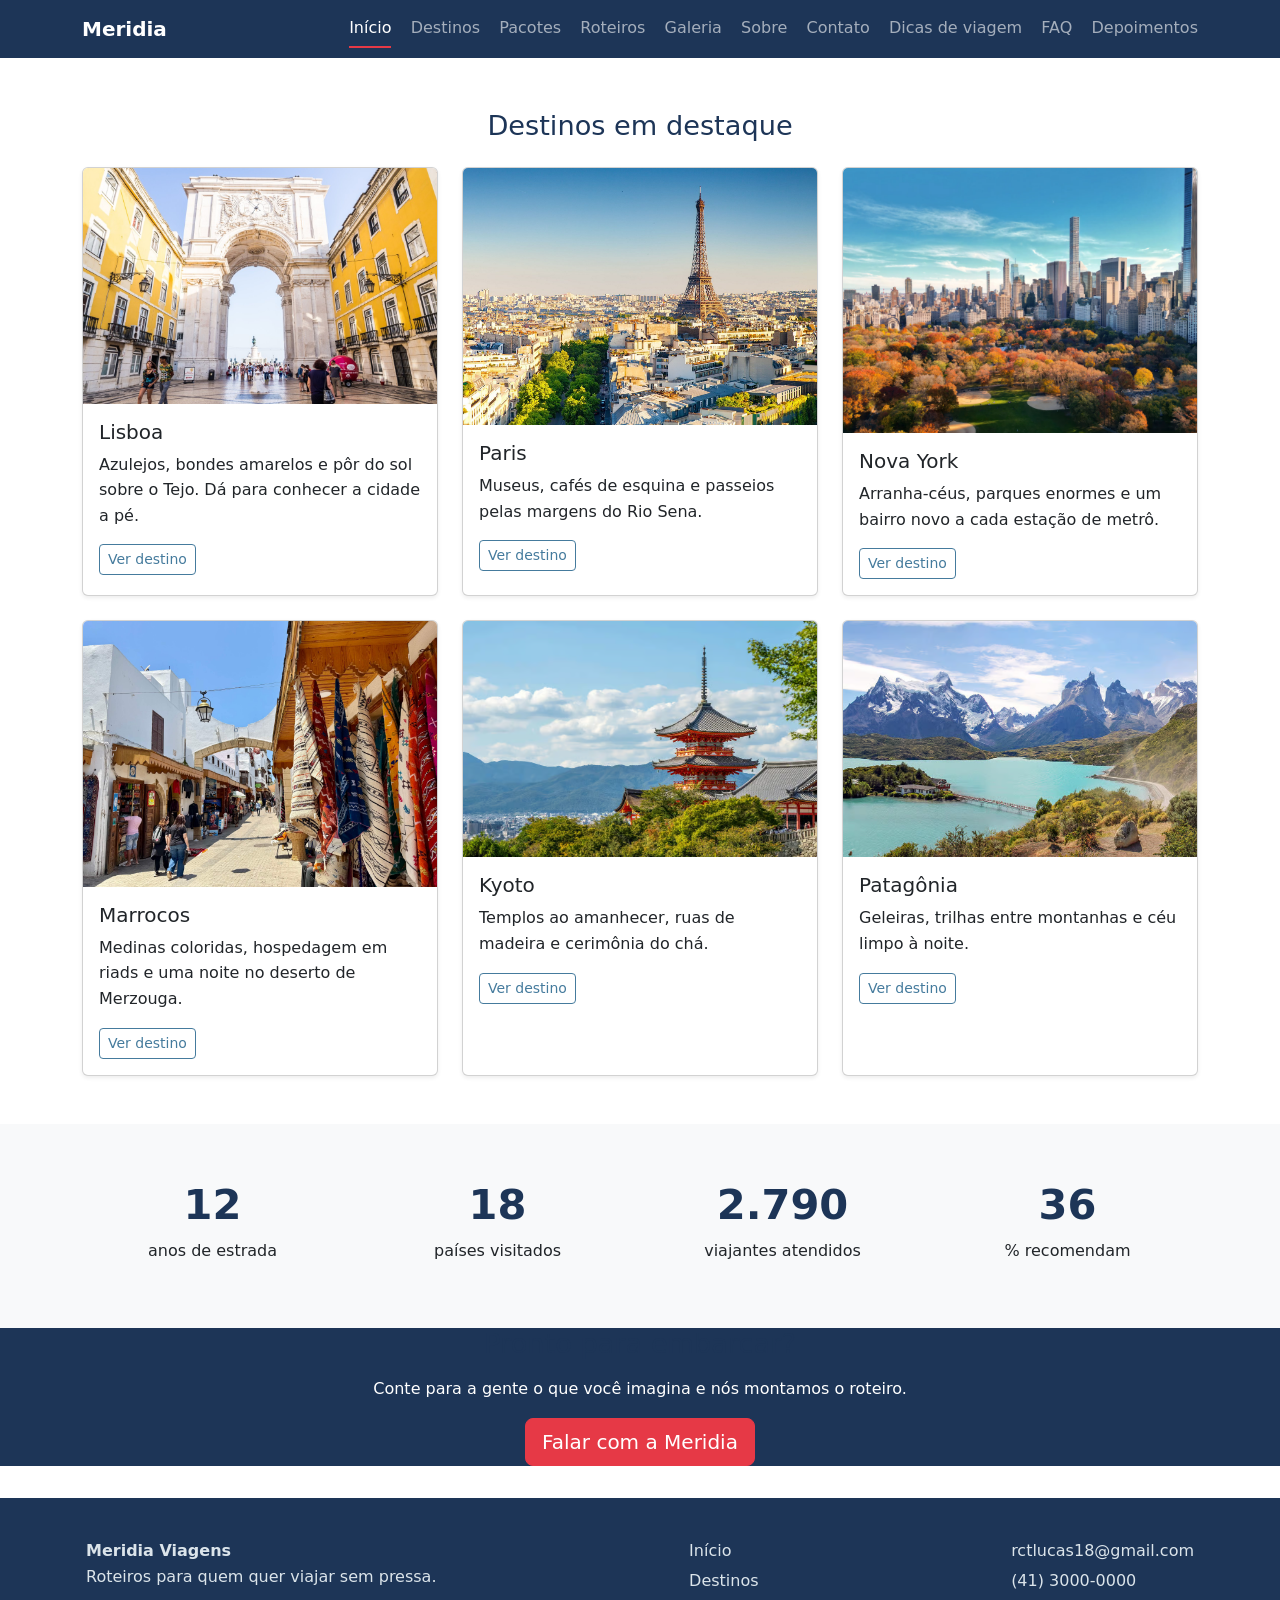
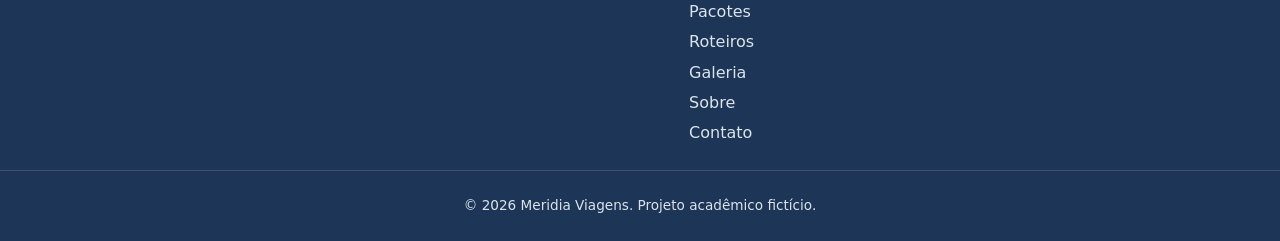
<file: index.html>
<!DOCTYPE html>
<html lang="pt-BR">
<head>
  <meta charset="UTF-8">
  <meta name="viewport" content="width=device-width, initial-scale=1.0">
  <title>Início | Meridia Viagens</title>
  <link href="https://cdn.jsdelivr.net/npm/bootstrap@5.3.3/dist/css/bootstrap.min.css" rel="stylesheet">
  <link rel="stylesheet" href="css/style.css">
  <link rel="stylesheet" href="css/puro.css">
  <link rel="stylesheet" href="css/extras.css">
  </style>
</head>
<body>
  <nav class="navbar navbar-expand-lg navbar-dark bg-azul fixed-top">
    <div class="container">
      <a class="navbar-brand fw-bold" href="index.html">Meridia</a>
      <button class="navbar-toggler" type="button" data-bs-toggle="collapse" data-bs-target="#menu" aria-controls="menu" aria-expanded="false" aria-label="Abrir menu"><span class="navbar-toggler-icon"></span></button>
      <div class="collapse navbar-collapse" id="menu">
        <ul class="navbar-nav ms-auto"><li class="nav-item"><nav class="topo-menu" id="topoMenu"><a href="index.html" class="ativo">Início</a><a href="destinos.html">Destinos</a><a href="pacotes.html">Pacotes</a><a href="roteiros.html">Roteiros</a><a href="galeria.html">Galeria</a><a href="sobre.html">Sobre</a><a href="contato.html">Contato</a><a href="dicas.html">Dicas de viagem</a><a href="faq.html">FAQ</a><a href="depoimentos.html">Depoimentos</a></nav></li></ul>
      </div>
    </div>
  </nav>

  <header>
    <div id="carrossel" class="carousel slide carousel-fade" data-bs-ride="carousel">
      <div class="carousel-indicators"><button type="button" data-bs-target="#carrossel" data-bs-slide-to="0" class=active aria-current=true aria-label="Slide 1"></button><button type="button" data-bs-target="#carrossel" data-bs-slide-to="1" aria-label="Slide 2"></button><button type="button" data-bs-target="#carrossel" data-bs-slide-to="2" aria-label="Slide 3"></button></div>
      <div class="carousel-inner">
        <div class="carousel-item active">
          <div class="carousel-caption">
            <h2 class="display-4 fw-bold">Viaje sem pressa.</h2>
            <p class="lead">Roteiros feitos à mão para seis destinos pelo mundo.</p><a href="roteiros.html" class="btn btn-danger btn-lg botao-pulsa">Confira os principais roteiros</a>
          </div>
        </div>
        <div class="carousel-item">
          <div class="ph ph-hero" data-img="img/slide-2.jpg · 1920×800"></div>
          <div class="carousel-caption">
            <h2 class="display-4 fw-bold">Do Sena ao Saara.</h2>
            <p class="lead">Paris, Marrocos, Kyoto e muito mais.</p>
          </div>
        </div>
        <div class="carousel-item">
          <div class="ph ph-hero" data-img="img/slide-3.jpg · 1920×800"></div>
          <div class="carousel-caption">
            <h2 class="display-4 fw-bold">Seu roteiro, seu ritmo.</h2>
            <p class="lead">A gente ajusta cada detalhe com você.</p>
          </div>
        </div>
      </div>
      <button class="carousel-control-prev" type="button" data-bs-target="#carrossel" data-bs-slide="prev"><span class="carousel-control-prev-icon"></span><span class="visually-hidden">Anterior</span></button>
      <button class="carousel-control-next" type="button" data-bs-target="#carrossel" data-bs-slide="next"><span class="carousel-control-next-icon"></span><span class="visually-hidden">Próximo</span></button>
    </div>
  </header>

  <main>
    <section class="container py-5">
      <h2 class="text-center mb-4" style="color: #1d3557;">Destinos em destaque</h2>
      <div class="row row-cols-1 row-cols-md-3 g-4">
      <div class="col aparecer">
        <div class="card h-100 shadow-sm">
          <img src="img/lisboa3.png" class="card-img-top" alt="Lisboa">
          <div class="card-body">
            <h3 class="card-title h5">Lisboa</h3>
            <p class="card-text">Azulejos, bondes amarelos e pôr do sol sobre o Tejo. Dá para conhecer a cidade a pé.</p>
            <a href="destinos.html#lisboa" class="btn btn-outline-primary btn-sm">Ver destino</a>
          </div>
        </div>
      </div>
      <div class="col aparecer">
        <div class="card h-100 shadow-sm">
          <img src="img/paris3.png" class="card-img-top" alt="Paris">
          <div class="card-body">
            <h3 class="card-title h5">Paris</h3>
            <p class="card-text">Museus, cafés de esquina e passeios pelas margens do Rio Sena.</p>
            <a href="destinos.html#paris" class="btn btn-outline-primary btn-sm">Ver destino</a>
          </div>
        </div>
      </div>
      <div class="col aparecer">
        <div class="card h-100 shadow-sm">
          <img src="img/newyor3.png" class="card-img-top" alt="Lisboa">
          <div class="card-body">
            <h3 class="card-title h5">Nova York</h3>
            <p class="card-text">Arranha-céus, parques enormes e um bairro novo a cada estação de metrô.</p>
            <a href="destinos.html#nova-york" class="btn btn-outline-primary btn-sm">Ver destino</a>
          </div>
        </div>
      </div>
      <div class="col aparecer">
        <div class="card h-100 shadow-sm">
          <img src="img/marrocos3.png" class="card-img-top" alt="marrocos">
          <div class="card-body">
            <h3 class="card-title h5">Marrocos</h3>
            <p class="card-text">Medinas coloridas, hospedagem em riads e uma noite no deserto de Merzouga.</p>
            <a href="destinos.html#marrocos" class="btn btn-outline-primary btn-sm">Ver destino</a>
          </div>
        </div>
      </div>
      <div class="col aparecer">
        <div class="card h-100 shadow-sm">
          <img src="img/kyoto3.png" class="card-img-top" alt="Kyoto">
          <div class="card-body">
            <h3 class="card-title h5">Kyoto</h3>
            <p class="card-text">Templos ao amanhecer, ruas de madeira e cerimônia do chá.</p>
            <a href="destinos.html#kyoto" class="btn btn-outline-primary btn-sm">Ver destino</a>
          </div>
        </div>
      </div>
      <div class="col aparecer">
        <div class="card h-100 shadow-sm">
          <img src="img/patagonia3.png" class="card-img-top" alt="patagonia">
          <div class="card-body">
            <h3 class="card-title h5">Patagônia</h3>
            <p class="card-text">Geleiras, trilhas entre montanhas e céu limpo à noite.</p>
            <a href="destinos.html#patagonia" class="btn btn-outline-primary btn-sm">Ver destino</a>
          </div>
        </div>
      </div>
      </div>
    </section>

    <section class="bg-light py-5">
      <div class="container">
        <div class="row text-center g-4">
          <div class="col-6 col-md-3"><p class="numero contador" data-alvo="12">0</p><p>anos de estrada</p></div>
          <div class="col-6 col-md-3"><p class="numero contador" data-alvo="48">0</p><p>países visitados</p></div>
          <div class="col-6 col-md-3"><p class="numero contador" data-alvo="9300">0</p><p>viajantes atendidos</p></div>
          <div class="col-6 col-md-3"><p class="numero contador" data-alvo="97">0</p><p>% recomendam</p></div>
        </div>
      </div>
    </section>

    <section class="bg-azul text-white text-center cta-home">
      <div class="container">
        <h2>Pronto para embarcar?</h2>
        <p>Conte para a gente o que você imagina e nós montamos o roteiro.</p>
        <a href="contato.html" class="btn btn-danger btn-lg">Falar com a Meridia</a>
      </div>
    </section>
  </main>

  <footer class="rodape">
    <div class="rodape-interno">
      <div><strong>Meridia Viagens</strong><p>Roteiros para quem quer viajar sem pressa.</p></div>
      <div class="rodape-links"><a href="index.html">Início</a><a href="destinos.html">Destinos</a><a href="pacotes.html">Pacotes</a><a href="roteiros.html">Roteiros</a><a href="galeria.html">Galeria</a><a href="sobre.html">Sobre</a><a href="contato.html">Contato</a></div>
      <div><p>rctlucas18@gmail.com</p><p>(41) 3000-0000</p></div>
    </div>
    <p class="copy">© 2026 Meridia Viagens. Projeto acadêmico fictício.</p>
  </footer>
  <button id="btnTopo" class="btn-topo" type="button" aria-label="Voltar ao topo">Topo</button>
<script src="https://cdn.jsdelivr.net/npm/bootstrap@5.3.3/dist/js/bootstrap.bundle.min.js"></script>
  <script src="js/script.js"></script>
</body>
</html>
</file>
<file: css/style.css>
:root {
  --azul-escuro: #1d3557;
  --azul: #457b9d;
  --claro: #f1faee;
  --vermelho: #e63946;
}

html { scroll-behavior: smooth; }
body { padding-top: 62px; }
[id] { scroll-margin-top: 80px; }

.bg-azul { background-color: var(--azul-escuro) !important; }
.navbar .nav-link { border-bottom: 2px solid transparent; transition: color .3s, border-color .3s; }
.navbar .nav-link:hover, .navbar .nav-link.active { color: #fff; border-bottom-color: var(--vermelho); }

.btn-danger { --bs-btn-bg: #e63946; --bs-btn-border-color: #e63946; --bs-btn-hover-bg: #c92d39; --bs-btn-hover-border-color: #c92d39; --bs-btn-active-bg: #c92d39; }
.btn-primary { --bs-btn-bg: #457b9d; --bs-btn-border-color: #457b9d; --bs-btn-hover-bg: #1d3557; --bs-btn-hover-border-color: #1d3557; --bs-btn-active-bg: #1d3557; }
.btn-outline-primary { --bs-btn-color: #457b9d; --bs-btn-border-color: #457b9d; --bs-btn-hover-bg: #457b9d; --bs-btn-hover-border-color: #457b9d; }
.btn { transition: transform .25s, background-color .25s; }
.btn:hover { transform: translateY(-2px); }

.ph { background: #ced4da; color: #495057; display: flex; align-items: center; justify-content: center; text-align: center; font-size: .9rem; padding: .5rem; border-radius: 6px; }
.ph::after { content: "Imagem: " attr(data-img); }
.ph-4x3 { aspect-ratio: 4 / 3; width: 100%; }
.ph-fill { width: 100%; height: 100%; border-radius: 0; }
.ph-hero { height: 75vh; min-height: 420px; border-radius: 0; background: #6c757d; color: #dee2e6; }
.carousel-caption { text-shadow: 0 2px 8px rgba(0, 0, 0, .6); }


.botao-pulsa { animation: pulsa 2s infinite; }
@keyframes pulsa {
  0% { box-shadow: 0 0 0 0 rgba(230, 57, 70, .7); }
  70% { box-shadow: 0 0 0 16px rgba(230, 57, 70, 0); }
  100% { box-shadow: 0 0 0 0 rgba(230, 57, 70, 0); }
}

.card { transition: transform .3s, box-shadow .3s; }
.card:hover { transform: translateY(-6px); box-shadow: 0 .8rem 1.5rem rgba(0, 0, 0, .15) !important; }

.titulo-pagina { background: var(--claro); padding: 3rem 0; border-bottom: 3px solid var(--vermelho); }
.titulo-pagina h1 { color: var(--azul-escuro); margin-bottom: .5rem; }
.numero { font-size: 2.6rem; font-weight: 700; color: var(--azul-escuro); margin-bottom: 0; }

.rodape { background: var(--azul-escuro); color: #dbe4ea; padding-top: 2.5rem; margin-top: 2rem; }
.rodape-interno { max-width: 1140px; margin: 0 auto; padding: 0 1rem; display: flex; justify-content: space-between; flex-wrap: wrap; gap: 1.5rem; }
.rodape p { margin-bottom: .3rem; }
.rodape-links { display: flex; flex-direction: column; gap: .3rem; }
.rodape a { color: #dbe4ea; text-decoration: none; transition: color .3s; }
.rodape a:hover { color: var(--vermelho); }
.copy { text-align: center; font-size: .85rem; padding: 1.5rem 1rem; margin: 1.5rem 0 0 !important; border-top: 1px solid rgba(255, 255, 255, .15); }

.btn-topo { position: fixed; right: 1rem; bottom: 1rem; z-index: 50; border: 0; border-radius: 50px; padding: .6rem 1rem; background: var(--vermelho); color: #fff; opacity: 0; visibility: hidden; transform: translateY(10px); transition: opacity .3s, transform .3s, visibility .3s; }
.btn-topo.mostrar { opacity: 1; visibility: visible; transform: none; }

.js .aparecer { opacity: 0; transform: translateY(24px); transition: opacity .7s, transform .7s; }
.js .aparecer.visivel { opacity: 1; transform: none; }

.foto-fundador {
  width: 100%;
  aspect-ratio: 4 / 3;
  object-fit: cover;
  object-position: center top;
}
.foto-lucas {
  object-position: center 40%;
}
.foto-dunas {
  width: 100%;
  object-fit: cover;
  object-position: center 20%;
}

.galeria-q {
  display: flex;
  flex-wrap: wrap;
  justify-content: center;
  gap: 16px;
}

.galeria-q .foto-q {
  position: relative;
  margin: 0;
  width: calc((100% - 32px) / 3);
  aspect-ratio: 1 / 1;
  overflow: hidden;
  border-radius: 8px;
  cursor: pointer;
  box-shadow: 0 2px 8px rgba(0, 0, 0, 0.12);
  transition: transform 0.3s ease, box-shadow 0.3s ease;
}

.galeria-q .foto-q img {
  display: block;
  width: 100%;
  height: 100%;
  object-fit: cover;
  object-position: center;
  transition: transform 0.5s ease;
}

.galeria-q .foto-q img.foto-dunas {
  object-position: center 80%;
}

.galeria-q .foto-q figcaption {
  position: absolute;
  inset: auto 0 0 0;
  padding: 40px 16px 16px;
  color: #fff;
  font-weight: 600;
  font-size: 1.1rem;
  background: linear-gradient(to top, rgba(29, 53, 87, 0.9), rgba(29, 53, 87, 0));
  opacity: 0;
  transform: translateY(12px);
  transition: opacity 0.3s ease, transform 0.3s ease;
}

.galeria-q .foto-q:hover {
  transform: translateY(-6px);
  box-shadow: 0 12px 24px rgba(0, 0, 0, 0.25);
}

.galeria-q .foto-q:hover img {
  transform: scale(1.08);
}

.galeria-q .foto-q:hover figcaption,
.galeria-q .foto-q:focus-within figcaption {
  opacity: 1;
  transform: translateY(0);
}

@media (hover: none) {
  .galeria-q .foto-q figcaption {
    opacity: 1;
    transform: none;
  }
}

@media (max-width: 768px) {
  .galeria-q .foto-q {
    width: calc((100% - 16px) / 2);
  }
}

@media (max-width: 480px) {
  .galeria-q .foto-q {
    width: 100%;
  }
}
</file>
<file: css/extras.css>
/* Estilos das páginas Dicas de viagem, Perguntas frequentes e Depoimentos */

/* ---------- Cards (dicas e depoimentos) ---------- */
.grade-cards {
  display: grid;
  grid-template-columns: repeat(auto-fit, minmax(260px, 1fr));
  gap: 20px;
}

.card-extra {
  background: #fff;
  border: 1px solid #e3e8ef;
  border-radius: 8px;
  padding: 22px;
  box-shadow: 0 2px 8px rgba(0, 0, 0, 0.08);
  transition: transform 0.3s ease, box-shadow 0.3s ease;
}

.card-extra:hover {
  transform: translateY(-6px);
  box-shadow: 0 12px 24px rgba(0, 0, 0, 0.18);
}

.card-extra h3 {
  margin: 10px 0 8px;
  color: #1d3557;
  font-size: 1.1rem;
}

.card-extra p {
  margin: 0;
  line-height: 1.6;
}

.etiqueta {
  display: inline-block;
  padding: 3px 10px;
  border-radius: 999px;
  background: #e8f1f8;
  color: #457b9d;
  font-size: 0.8rem;
  font-weight: 600;
}

/* ---------- Filtros (dicas) ---------- */
.filtros {
  display: flex;
  flex-wrap: wrap;
  gap: 10px;
  margin-bottom: 24px;
}

.filtro {
  padding: 8px 18px;
  border: 1px solid #1d3557;
  border-radius: 999px;
  background: #fff;
  color: #1d3557;
  font-size: 0.95rem;
  cursor: pointer;
  transition: background 0.2s ease, color 0.2s ease;
}

.filtro:hover {
  background: #e8f1f8;
}

.filtro.ativo {
  background: #1d3557;
  color: #fff;
}

.msg-vazia {
  text-align: center;
  color: #666;
}

/* ---------- Perguntas frequentes ---------- */
.faq {
  max-width: 800px;
  margin: 0 auto;
}

.faq details {
  background: #fff;
  border: 1px solid #e3e8ef;
  border-radius: 8px;
  margin-bottom: 12px;
  box-shadow: 0 2px 6px rgba(0, 0, 0, 0.06);
  transition: box-shadow 0.3s ease;
}

.faq details:hover {
  box-shadow: 0 6px 16px rgba(0, 0, 0, 0.12);
}

.faq summary {
  padding: 16px 20px;
  font-weight: 600;
  color: #1d3557;
  cursor: pointer;
  list-style: none;
  position: relative;
  padding-right: 48px;
}

.faq summary::-webkit-details-marker {
  display: none;
}

.faq summary::after {
  content: "+";
  position: absolute;
  right: 20px;
  top: 50%;
  transform: translateY(-50%);
  font-size: 1.4rem;
  color: #e63946;
  transition: transform 0.3s ease;
}

.faq details[open] summary::after {
  content: "−";
}

.faq details[open] summary {
  border-bottom: 1px solid #e3e8ef;
}

.faq details p {
  margin: 0;
  padding: 16px 20px;
  line-height: 1.6;
}

.faq details a {
  color: #457b9d;
  text-decoration: underline;
}

/* ---------- Depoimentos ---------- */
.estrelas {
  color: #f4a300;
  font-size: 1.1rem;
  letter-spacing: 2px;
}

.depoimento-texto {
  margin: 10px 0 14px !important;
  font-style: italic;
}

.depoimento-autor {
  font-weight: 600;
  color: #1d3557;
}

.depoimento-autor span {
  display: block;
  font-weight: 400;
  font-size: 0.9rem;
  color: #666;
}

.aviso-ficticio {
  margin-top: 20px;
  text-align: center;
  font-size: 0.85rem;
  color: #666;
}

/* ---------- Caixa de chamada (final das páginas) ---------- */
.caixa-chamada {
  text-align: center;
  padding: 36px 20px;
  border-radius: 8px;
  background: #1d3557;
  color: #fff;
}

.caixa-chamada h2 {
  margin: 0 0 8px;
  color: #fff;
}

.caixa-chamada p {
  margin: 0 0 20px;
}

.btn-extra {
  display: inline-block;
  margin: 4px 6px;
  padding: 10px 22px;
  border-radius: 6px;
  background: #e63946;
  color: #fff;
  text-decoration: none;
  transition: background 0.2s ease, transform 0.2s ease;
}

.btn-extra:hover {
  background: #c92f3b;
  transform: translateY(-2px);
}

.btn-extra-claro {
  background: transparent;
  border: 1px solid #fff;
}

.btn-extra-claro:hover {
  background: rgba(255, 255, 255, 0.15);
}

/* ---------- Celular ---------- */
@media (max-width: 480px) {
  .grade-cards {
    grid-template-columns: 1fr;
  }
}
</file>
<file: css/puro.css>
/* ===== CSS puro (sem Bootstrap) - usado em galeria.html e sobre.html ===== */
* { box-sizing: border-box; margin: 0; padding: 0; }
body { font-family: system-ui, "Segoe UI", Roboto, Arial, sans-serif; line-height: 1.6; color: #212529; background: #fff; }
h1, h2, h3 { line-height: 1.2; color: #1d3557; }
h1 { font-size: 2.2rem; margin-bottom: .4rem; }
h2 { font-size: 1.7rem; margin-bottom: 1rem; }
h3 { font-size: 1.25rem; }
p { margin-bottom: 1rem; }
img, video { max-width: 100%; display: block; }

/* Menu superior (flexbox) */
.topo { position: fixed; top: 0; left: 0; width: 100%; height: 62px; background: #1d3557; z-index: 100; }
.topo-interno { max-width: 1140px; height: 100%; margin: 0 auto; padding: 0 1rem; display: flex; align-items: center; justify-content: space-between; }
.marca { color: #fff; font-size: 1.25rem; font-weight: 700; text-decoration: none; }
.topo-menu { display: flex; gap: 1.2rem; }
.topo-menu a { color: rgba(255, 255, 255, .6); text-decoration: none; padding: .3rem 0; border-bottom: 2px solid transparent; transition: color .3s, border-color .3s; }
.topo-menu a:hover, .topo-menu a.ativo { color: #fff; border-bottom-color: #e63946; }
.topo-btn { display: none; background: none; border: 1px solid rgba(255, 255, 255, .5); color: #fff; padding: .35rem .8rem; border-radius: 6px; cursor: pointer; }

.conteudo { max-width: 1140px; margin: 0 auto; padding: 0 1rem; }
.secao-puro { padding-top: 3rem; padding-bottom: 3rem; }
.faixa-clara { background: #f8f9fa; }
.btn-puro { display: inline-block; background: #e63946; color: #fff; padding: .5rem 1.1rem; border-radius: 6px; text-decoration: none; transition: background .3s, transform .3s; }
.btn-puro:hover { background: #c92d39; transform: translateY(-2px); }

/* Flexbox */
.flex-linha { display: flex; gap: 2rem; align-items: center; }
.metade { flex: 1; }
.fundadores { align-items: stretch; }
.cartao-puro { flex: 1; background: #fff; border: 1px solid #dee2e6; border-radius: 8px; overflow: hidden; transition: transform .3s, box-shadow .3s; }
.cartao-puro:hover { transform: translateY(-6px); box-shadow: 0 .8rem 1.5rem rgba(0, 0, 0, .15); }
.cartao-puro .ph { border-radius: 0; width: 100%; aspect-ratio: 16 / 9; }
.cartao-texto { padding: 1.2rem; }
.cargo { color: #457b9d; font-weight: 600; }
video, audio { width: 100%; }
video { border-radius: 8px; background: #000; }

.linha-tempo { padding-left: 1.2rem; }
.linha-tempo li { padding: .5rem 0; }
.faq details { border-bottom: 1px solid #dee2e6; padding: 1rem 0; }
.faq summary { cursor: pointer; font-weight: 600; color: #1d3557; }
.faq details p { margin: .6rem 0 0; color: #6c757d; }

/* Galeria com CSS Grid */
.grade-galeria { display: grid; grid-template-columns: repeat(4, 1fr); grid-auto-rows: 200px; gap: 1rem; }
.foto { position: relative; overflow: hidden; border-radius: 8px; cursor: zoom-in; }
.foto figcaption { position: absolute; left: 0; bottom: 0; width: 100%; padding: .6rem .8rem; background: rgba(29, 53, 87, .85); color: #fff; font-size: .9rem; transform: translateY(100%); transition: transform .3s; }
.foto:hover figcaption { transform: none; }
.foto .ph { transition: transform .5s; }
.foto:hover .ph { transform: scale(1.06); }
.g-a { grid-column: span 2; grid-row: span 2; }
.g-b { grid-column: span 2; }
.g-c { grid-column: 1 / -1; }

.lightbox { position: fixed; inset: 0; z-index: 200; background: rgba(0, 0, 0, .85); display: flex; align-items: center; justify-content: center; padding: 1rem; }
.lightbox[hidden] { display: none; }
.lb-caixa { width: min(800px, 100%); background: #1d3557; color: #fff; padding: 1rem; border-radius: 8px; }
.lb-img .ph { width: 100%; aspect-ratio: 3 / 2; }
.lb-caixa p { margin: .8rem 0; }
.lb-botoes { display: flex; gap: .5rem; flex-wrap: wrap; }
.lb-botoes button { border: 0; border-radius: 6px; padding: .4rem 1rem; cursor: pointer; background: #f1faee; }
.lb-botoes #lbFechar { background: #e63946; color: #fff; margin-left: auto; }

@media (max-width: 768px) {
  .topo-btn { display: block; }
  .topo-menu { display: none; position: absolute; top: 62px; left: 0; width: 100%; flex-direction: column; background: #1d3557; padding: 1rem; gap: .8rem; }
  .topo-menu.aberto { display: flex; }
  .flex-linha { flex-direction: column; align-items: stretch; }
  .grade-galeria { grid-template-columns: repeat(2, 1fr); grid-auto-rows: 150px; }
  h1 { font-size: 1.8rem; }
}
</file>
